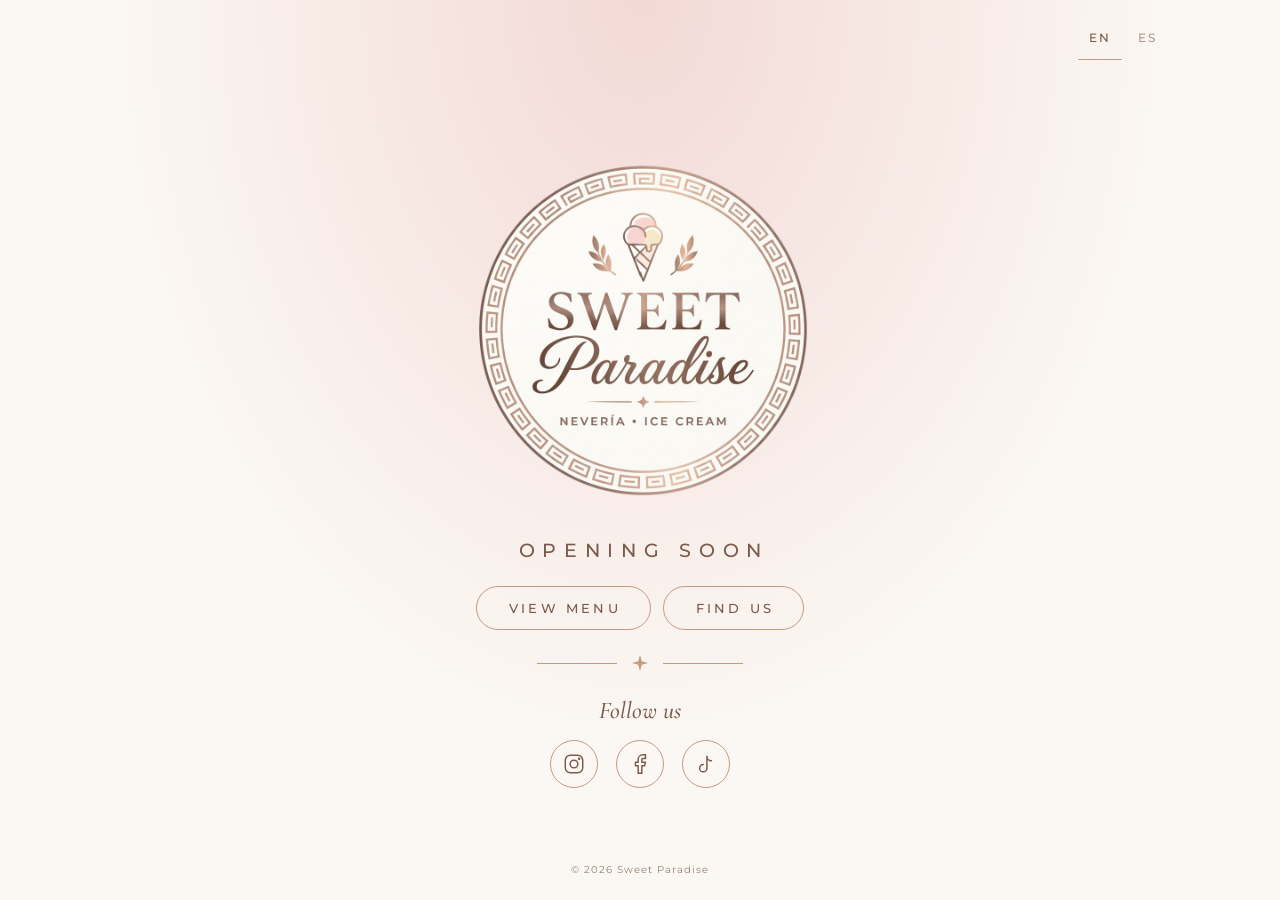
<file: index.html>
<!DOCTYPE html>
<html lang="en">
<head>
  <meta charset="utf-8">
  <meta name="viewport" content="width=device-width, initial-scale=1">
  <title data-i18n="splash.pageTitle">Sweet Paradise | Nevería &amp; Ice Cream | Opening Soon</title>
  <meta name="description" content="Sweet Paradise, a nevería and ice cream shop, is opening soon. Follow us for updates."
        data-i18n-attr="content:splash.metaDescription">
  <meta name="theme-color" content="#FBF8F3">

  <!-- Hides text until the translation loads (avoids an English flash); gives up after 2s -->
  <script>
    document.documentElement.classList.add("i18n-pending");
    setTimeout(function () { document.documentElement.classList.remove("i18n-pending"); }, 2000);
  </script>

  <!-- Favicon -->
  <link rel="icon" href="favicon/favicon.ico" sizes="48x48">
  <link rel="icon" type="image/png" sizes="32x32" href="favicon/favicon-32.png">
  <link rel="icon" type="image/png" sizes="16x16" href="favicon/favicon-16.png">
  <link rel="apple-touch-icon" href="favicon/apple-touch-icon.png">

  <!-- Social preview -->
  <meta property="og:title" content="Sweet Paradise | Opening Soon">
  <meta property="og:description" content="A nevería and ice cream shop, opening soon.">
  <meta property="og:type" content="website">
  <meta property="og:image" content="images/sweet_paradise_logo_900.png">

  <link rel="preconnect" href="https://fonts.googleapis.com">
  <link rel="preconnect" href="https://fonts.gstatic.com" crossorigin>
  <link href="https://fonts.googleapis.com/css2?family=Cormorant+Garamond:ital,wght@0,500;1,500&family=Montserrat:wght@400;500&display=swap" rel="stylesheet">
  <link rel="stylesheet" href="css/style.css">
</head>
<body>
  <header class="site-header">
    <nav class="lang-switch" aria-label="Language" data-i18n-attr="aria-label:common.language">
      <button type="button" data-lang="en" lang="en" aria-label="English" aria-pressed="true">EN</button>
      <button type="button" data-lang="es" lang="es" aria-label="Español" aria-pressed="false">ES</button>
    </nav>
  </header>

  <main class="splash">
    <img class="logo" src="images/sweet_paradise_logo_900.png" width="900" height="866"
         alt="Sweet Paradise, Nevería and Ice Cream">

    <h1 class="headline" data-i18n="splash.headline">Opening Soon</h1>

    <div class="actions">
      <a class="btn" href="menu.html" data-i18n="splash.viewMenu">View Menu</a>
      <a class="btn" href="https://www.google.com/maps/search/?api=1&amp;query=114+S+Commerce+St,+Lockhart,+TX+78644"
         target="_blank" rel="noopener" data-i18n="splash.findUs">Find Us</a>
    </div>

    <div class="divider" aria-hidden="true">
      <span></span>
      <svg viewBox="0 0 24 24" width="18" height="18"><path d="M12 1l2.4 8.6L23 12l-8.6 2.4L12 23l-2.4-8.6L1 12l8.6-2.4z" fill="currentColor"/></svg>
      <span></span>
    </div>

    <section class="follow" aria-labelledby="follow-title">
      <h2 id="follow-title" class="follow-title" data-i18n="splash.follow">Follow us</h2>
      <ul class="social">
        <!-- TODO: replace each href="#" with the real profile URL -->
        <li>
          <a href="#" aria-label="Instagram" data-i18n-attr="aria-label:splash.instagram">
            <svg viewBox="0 0 24 24" fill="none" stroke="currentColor" stroke-width="1.6" stroke-linecap="round" stroke-linejoin="round" aria-hidden="true">
              <rect x="2.5" y="2.5" width="19" height="19" rx="5.5"/>
              <circle cx="12" cy="12" r="4.2"/>
              <circle cx="17.6" cy="6.4" r="0.6" fill="currentColor"/>
            </svg>
          </a>
        </li>
        <li>
          <a href="#" aria-label="Facebook" data-i18n-attr="aria-label:splash.facebook">
            <svg viewBox="0 0 24 24" fill="none" stroke="currentColor" stroke-width="1.6" stroke-linecap="round" stroke-linejoin="round" aria-hidden="true">
              <path d="M18 2h-3a5 5 0 0 0-5 5v3H7v4h3v8h4v-8h3l1-4h-4V7a1 1 0 0 1 1-1h3z"/>
            </svg>
          </a>
        </li>
        <li>
          <a href="#" aria-label="TikTok" data-i18n-attr="aria-label:splash.tiktok">
            <svg viewBox="0 0 24 24" fill="none" stroke="currentColor" stroke-width="1.6" stroke-linecap="round" stroke-linejoin="round" aria-hidden="true">
              <path d="M9 12.5a4 4 0 1 0 4 4V3.5a5 5 0 0 0 5 5"/>
            </svg>
          </a>
        </li>
      </ul>
    </section>
  </main>

  <footer class="footer">
    <small>&copy; <span id="year">2026</span> Sweet Paradise</small>
  </footer>

  <script src="js/i18n.js" defer></script>
</body>
</html>
</file>
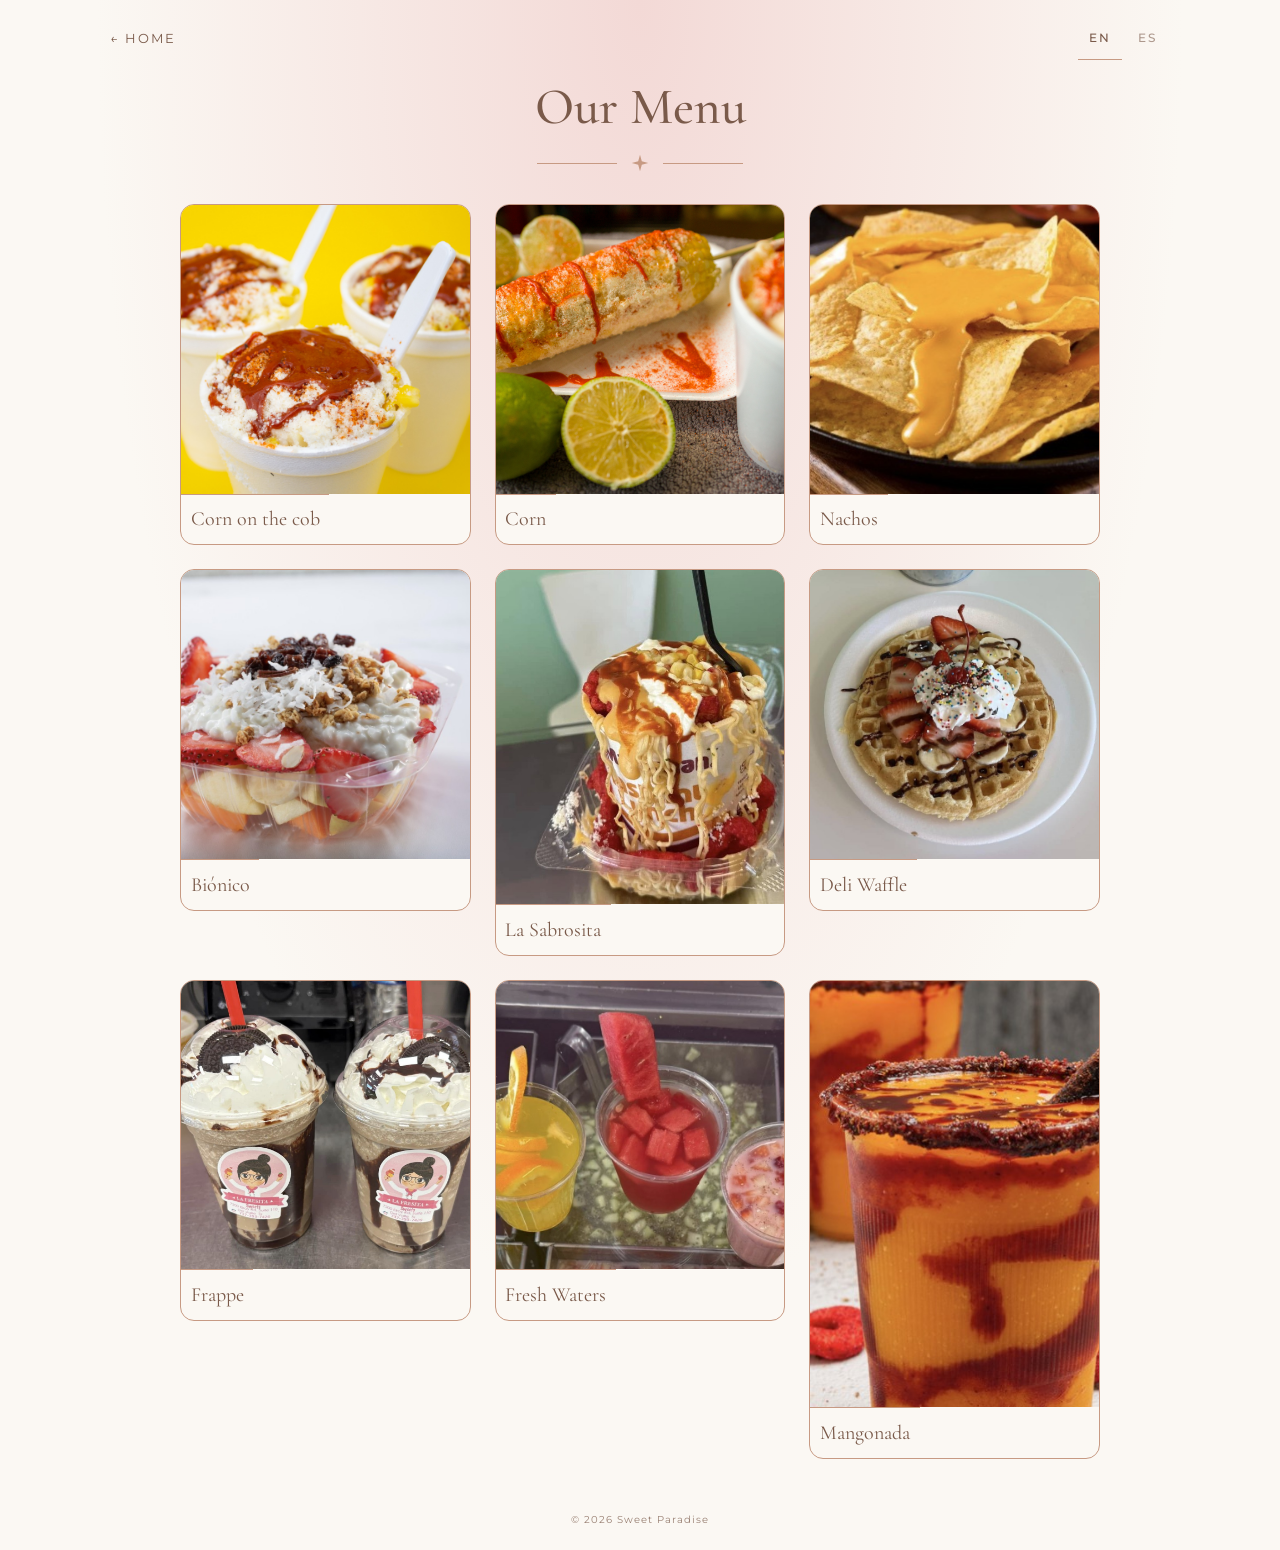
<file: menu.html>
<!DOCTYPE html>
<html lang="en">
<head>
  <meta charset="utf-8">
  <meta name="viewport" content="width=device-width, initial-scale=1">
  <title data-i18n="menu.pageTitle">Menu | Sweet Paradise</title>
  <meta name="description" content="A preview of the Sweet Paradise menu."
        data-i18n-attr="content:menu.metaDescription">
  <meta name="theme-color" content="#FBF8F3">

  <!-- Hides text until the translation loads (avoids an English flash); gives up after 2s -->
  <script>
    document.documentElement.classList.add("i18n-pending");
    setTimeout(function () { document.documentElement.classList.remove("i18n-pending"); }, 2000);
  </script>

  <!-- Favicon -->
  <link rel="icon" href="favicon/favicon.ico" sizes="48x48">
  <link rel="icon" type="image/png" sizes="32x32" href="favicon/favicon-32.png">
  <link rel="icon" type="image/png" sizes="16x16" href="favicon/favicon-16.png">
  <link rel="apple-touch-icon" href="favicon/apple-touch-icon.png">

  <link rel="preconnect" href="https://fonts.googleapis.com">
  <link rel="preconnect" href="https://fonts.gstatic.com" crossorigin>
  <link href="https://fonts.googleapis.com/css2?family=Cormorant+Garamond:ital,wght@0,500;1,500&family=Montserrat:wght@400;500&display=swap" rel="stylesheet">
  <link rel="stylesheet" href="css/style.css">
</head>
<body>
  <header class="site-header">
    <a class="home-link" href="index.html" data-i18n="menu.back">← Home</a>
    <nav class="lang-switch" aria-label="Language" data-i18n-attr="aria-label:common.language">
      <button type="button" data-lang="en" lang="en" aria-label="English" aria-pressed="true">EN</button>
      <button type="button" data-lang="es" lang="es" aria-label="Español" aria-pressed="false">ES</button>
    </nav>
  </header>

  <main class="menu">
    <h1 class="menu-title" data-i18n="menu.title">Our Menu</h1>

    <div class="divider" aria-hidden="true">
      <span></span>
      <svg viewBox="0 0 24 24" width="18" height="18"><path d="M12 1l2.4 8.6L23 12l-8.6 2.4L12 23l-2.4-8.6L1 12l8.6-2.4z" fill="currentColor"/></svg>
      <span></span>
    </div>

    <!-- Cards are built by js/menu.js from MENU_ITEMS -->
    <ul class="menu-grid" id="menu-grid"></ul>
  </main>

  <dialog class="dialog" id="item-dialog" aria-labelledby="dialog-name">
    <button type="button" class="dialog-close" aria-label="Close" data-i18n-attr="aria-label:menu.close">
      <svg viewBox="0 0 24 24" fill="none" stroke="currentColor" stroke-width="1.8" stroke-linecap="round" aria-hidden="true"><path d="M6 6l12 12M18 6L6 18"/></svg>
    </button>
    <article class="dialog-card">
      <div class="dialog-media"><img id="dialog-image" alt=""></div>
      <div class="dialog-body">
        <h2 class="dialog-name" id="dialog-name"></h2>
        <p class="dialog-description" id="dialog-description"></p>
      </div>
    </article>
  </dialog>

  <footer class="footer">
    <small>&copy; <span id="year">2026</span> Sweet Paradise</small>
  </footer>

  <script src="js/menu.js" defer></script>
  <script src="js/i18n.js" defer></script>
</body>
</html>
</file>
<file: css/style.css>
:root {
  --cream: #FBF8F3;
  --blush: #F3D9D6;
  --rose-gold: #C79A83;
  --copper: #7A5A4A;
}

*, *::before, *::after { box-sizing: border-box; }

html { -webkit-text-size-adjust: 100%; }

body {
  margin: 0;
  min-height: 100vh;
  min-height: 100dvh;
  display: flex;
  flex-direction: column;
  align-items: center;
  color: var(--copper);
  font-family: "Montserrat", system-ui, sans-serif;
  background:
    radial-gradient(ellipse at 50% 0%, var(--blush) 0%, transparent 60%),
    var(--cream);
}

.splash {
  flex: 1;
  display: flex;
  flex-direction: column;
  align-items: center;
  justify-content: center;
  width: 100%;
  padding: 2rem 1.25rem 1rem;
  text-align: center;
}

.logo {
  width: min(78vw, 400px, 52vh);
  height: auto;
  animation: fade-up 1.2s ease-out both;
}

.headline {
  margin: 1.5rem 0 0;
  font-size: clamp(0.95rem, 2.8vw, 1.2rem);
  font-weight: 500;
  letter-spacing: 0.4em;
  /* offset the trailing letter-space so the text looks centered */
  padding-left: 0.4em;
  text-transform: uppercase;
  animation: fade-up 1.2s 0.25s ease-out both;
}

.divider {
  display: flex;
  align-items: center;
  gap: 0.9rem;
  margin: 1.5rem 0;
  color: var(--rose-gold);
  animation: fade-up 1.2s 0.4s ease-out both;
}

.divider span {
  display: block;
  width: clamp(40px, 12vw, 80px);
  height: 1px;
  background: currentColor;
}

.follow {
  animation: fade-up 1.2s 0.55s ease-out both;
}

.follow-title {
  margin: 0 0 0.9rem;
  font-family: "Cormorant Garamond", Georgia, serif;
  font-style: italic;
  font-weight: 500;
  font-size: 1.5rem;
}

.social {
  display: flex;
  justify-content: center;
  gap: 1.1rem;
  margin: 0;
  padding: 0;
  list-style: none;
}

.social a {
  display: grid;
  place-items: center;
  width: 48px;
  height: 48px;
  border: 1px solid var(--rose-gold);
  border-radius: 50%;
  color: var(--copper);
  transition: background-color 0.25s, color 0.25s, transform 0.25s;
}

.social a:hover,
.social a:focus-visible {
  background: var(--rose-gold);
  color: var(--cream);
  transform: translateY(-2px);
}

.social a:focus-visible {
  outline: 2px solid var(--copper);
  outline-offset: 3px;
}

.social svg { width: 22px; height: 22px; }

.footer {
  padding: 1.25rem 1rem 1.5rem;
  font-size: 0.75rem;
  letter-spacing: 0.08em;
  opacity: 0.75;
}

html.i18n-pending body { visibility: hidden; }

/* ---------- header + language switch ---------- */
.site-header {
  display: flex;
  align-items: center;
  justify-content: space-between;
  width: 100%;
  max-width: 1100px;
  padding: 1rem 1.25rem 0;
}

.site-header .lang-switch { margin-left: auto; }

.lang-switch { display: flex; gap: 0.25rem; }

.lang-switch button {
  min-width: 44px;
  min-height: 44px;
  padding: 0 0.6rem;
  border: 0;
  border-bottom: 1px solid transparent;
  background: none;
  color: var(--copper);
  font: 500 0.75rem "Montserrat", system-ui, sans-serif;
  letter-spacing: 0.2em;
  cursor: pointer;
  opacity: 0.6;
  transition: opacity 0.25s, border-color 0.25s;
}

.lang-switch button:hover,
.lang-switch button[aria-pressed="true"] { opacity: 1; }

.lang-switch button[aria-pressed="true"] { border-bottom-color: var(--rose-gold); }

.lang-switch button:focus-visible,
.home-link:focus-visible,
.btn:focus-visible {
  outline: 2px solid var(--copper);
  outline-offset: 3px;
}

.home-link {
  display: inline-flex;
  align-items: center;
  min-height: 44px;
  color: var(--copper);
  font-size: 0.8rem;
  letter-spacing: 0.15em;
  text-decoration: none;
  text-transform: uppercase;
}

.home-link:hover { color: var(--rose-gold); }

/* ---------- "View Menu" button ---------- */
.actions {
  display: flex;
  flex-wrap: wrap;
  justify-content: center;
  gap: 0.75rem;
  margin-top: 1.5rem;
}

.btn {
  display: inline-block;
  padding: 0.85rem calc(2rem - 0.25em) 0.85rem 2rem; /* trailing letter-space offset */
  border: 1px solid var(--rose-gold);
  border-radius: 999px;
  color: var(--copper);
  font-size: 0.8rem;
  font-weight: 500;
  letter-spacing: 0.25em;
  text-decoration: none;
  text-transform: uppercase;
  transition: background-color 0.25s, color 0.25s, transform 0.25s;
  animation: fade-up 1.2s 0.35s ease-out both;
}

.btn:hover {
  background: var(--rose-gold);
  color: var(--cream);
  transform: translateY(-2px);
}

/* ---------- menu page ---------- */
.menu {
  flex: 1;
  width: 100%;
  max-width: 960px;
  padding: 0.5rem 1.25rem 2rem;
}

.menu-title {
  margin: 0.5rem 0 0;
  text-align: center;
  font-family: "Cormorant Garamond", Georgia, serif;
  font-weight: 500;
  font-size: clamp(2.2rem, 7vw, 3.2rem);
}

.menu .divider { justify-content: center; margin: 1rem 0 2rem; }

.menu-grid {
  display: grid;
  grid-template-columns: repeat(2, 1fr);
  gap: 1rem;
  margin: 0;
  padding: 0;
  list-style: none;
}

@media (min-width: 700px) {
  .menu-grid { grid-template-columns: repeat(3, 1fr); gap: 1.5rem; }
}

/* centers the lone 9th card in the 2-column phone layout */
@media (max-width: 699px) {
  .menu-grid li:last-child:nth-child(odd) {
    grid-column: 1 / -1;
    justify-self: center;
    width: calc(50% - 0.5rem);
  }
}

.card {
  display: flex;
  flex-direction: column;
  width: 100%;
  padding: 0;
  border: 1px solid var(--rose-gold);
  border-radius: 14px;
  overflow: hidden;
  background: var(--cream);
  color: var(--copper);
  font: inherit;
  text-align: center;
  cursor: pointer;
  -webkit-tap-highlight-color: transparent;
  transition: transform 0.25s, box-shadow 0.25s;
}

.card-image,
.dialog-media {
  display: block;
  background: var(--blush);
}

.card-image { aspect-ratio: 1; }

.card-image img {
  display: block;
  width: 100%;
  height: 100%;
  object-fit: cover;
}

.is-placeholder img {
  object-fit: contain;
  padding: 25%;
  opacity: 0.7;
}

.card-name {
  padding: 0.8rem 0.6rem;
  border-top: 1px solid var(--rose-gold);
  font-family: "Cormorant Garamond", Georgia, serif;
  font-size: 1.25rem;
  line-height: 1.2;
}

@media (hover: hover) {
  .card:hover {
    transform: translateY(-3px);
    box-shadow: 0 10px 24px rgba(122, 90, 74, 0.15);
  }
}

.card:active { transform: scale(0.98); }

.card:focus-visible {
  outline: 2px solid var(--copper);
  outline-offset: 3px;
}

/* ---------- item dialog ---------- */
.dialog {
  width: 100%;
  max-width: min(520px, calc(100vw - 2rem));
  max-height: calc(100dvh - 2rem);
  padding: 0;
  border: 0;
  background: transparent;
  color: var(--copper);
  overflow: visible;
  animation: pop-in 0.25s ease-out;
}

.dialog::backdrop {
  background: rgba(122, 90, 74, 0.4);
  backdrop-filter: blur(3px);
}

.dialog-card {
  max-height: calc(100dvh - 2rem);
  overflow: auto;
  border: 1px solid var(--rose-gold);
  border-radius: 20px;
  background: var(--cream);
}

.dialog-media img {
  display: block;
  width: 100%;
  aspect-ratio: 1;
  max-height: 55dvh;
  object-fit: cover;
}

.dialog-body { padding: 1.25rem 1.5rem 1.75rem; text-align: center; }

.dialog-name {
  margin: 0 0 0.6rem;
  font-family: "Cormorant Garamond", Georgia, serif;
  font-weight: 500;
  font-size: 1.9rem;
  line-height: 1.15;
}

.dialog-description {
  margin: 0;
  font-size: 0.95rem;
  line-height: 1.7;
  white-space: pre-line;
}

.dialog-close {
  position: absolute;
  top: 0.75rem;
  right: 0.75rem;
  z-index: 1;
  display: grid;
  place-items: center;
  width: 44px;
  height: 44px;
  border: 1px solid var(--rose-gold);
  border-radius: 50%;
  background: var(--cream);
  color: var(--copper);
  cursor: pointer;
  transition: background-color 0.25s, color 0.25s;
}

.dialog-close:hover { background: var(--rose-gold); color: var(--cream); }

.dialog-close:focus-visible {
  outline: 2px solid var(--copper);
  outline-offset: 3px;
}

.dialog-close svg { width: 18px; height: 18px; }

body:has(dialog[open]) { overflow: hidden; }

/* phones: slides up from the bottom as a sheet */
@media (max-width: 599px) {
  .dialog {
    margin: auto 0 0;
    max-width: 100%;
    max-height: 92dvh;
    animation: sheet-in 0.3s ease-out;
  }

  .dialog-card {
    max-height: 92dvh;
    border-bottom: 0;
    border-radius: 20px 20px 0 0;
  }
}

@keyframes pop-in {
  from { opacity: 0; transform: translateY(12px) scale(0.98); }
  to   { opacity: 1; transform: none; }
}

@keyframes sheet-in {
  from { transform: translateY(100%); }
  to   { transform: none; }
}

@keyframes fade-up {
  from { opacity: 0; transform: translateY(10px); }
  to   { opacity: 1; transform: none; }
}

@media (prefers-reduced-motion: reduce) {
  * { animation: none !important; transition: none !important; }
}
</file>
